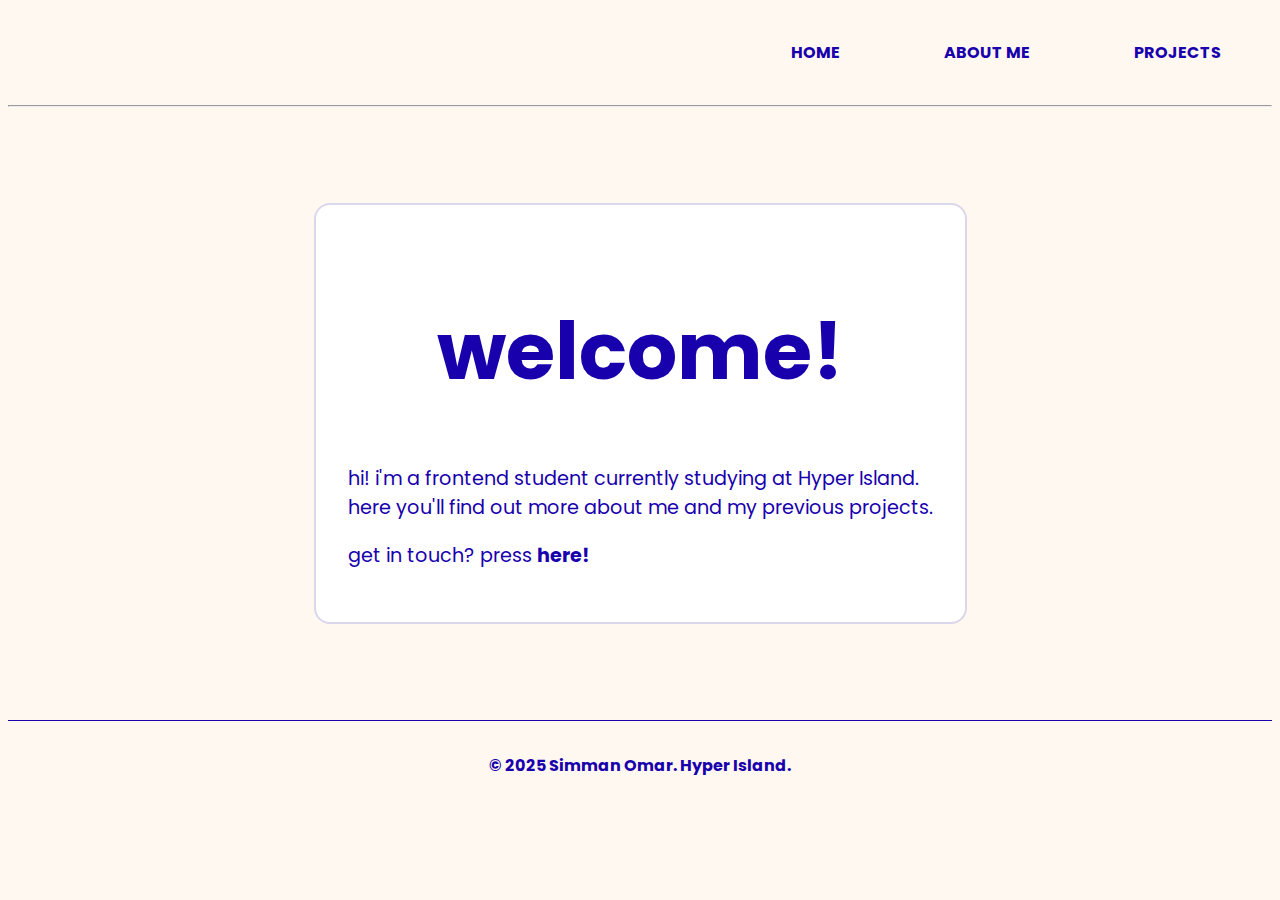
<file: index.html>
<!DOCTYPE html>
<html lang="en">
<head>
    <meta charset="UTF-8">
    <meta name="viewport" content="width=device-width, initial-scale=1.0">
    <title>welcome!</title>
    <link rel="stylesheet" href="simman.css">
</head>


<body>

    <header>
        <nav class="nav-bar">
            <ul>
                <li><a href="index.html">HOME</a></li>
                <li><a href="about me.html">ABOUT ME</a></li>
                <li><a href="projects.html">PROJECTS</a></li>
            </ul>
        </nav>
    </header>  
<hr>

   


 <section class="first-paragraph">
   <h1>welcome!</h1>
   <p>hi! i'm a frontend student currently studying at Hyper Island. <br>
    here you'll find out more about me and my previous projects.</p> 
    <p>get in touch? press <a href="https://www.linkedin.com/in/simman-o-b5250524a/">here!</p></a>
</section>


 <footer>
    <footer class="footer-container">
        <p>© 2025 Simman Omar. Hyper Island.</p>
     </section>
 </footer>

</body>
</html>
</file>
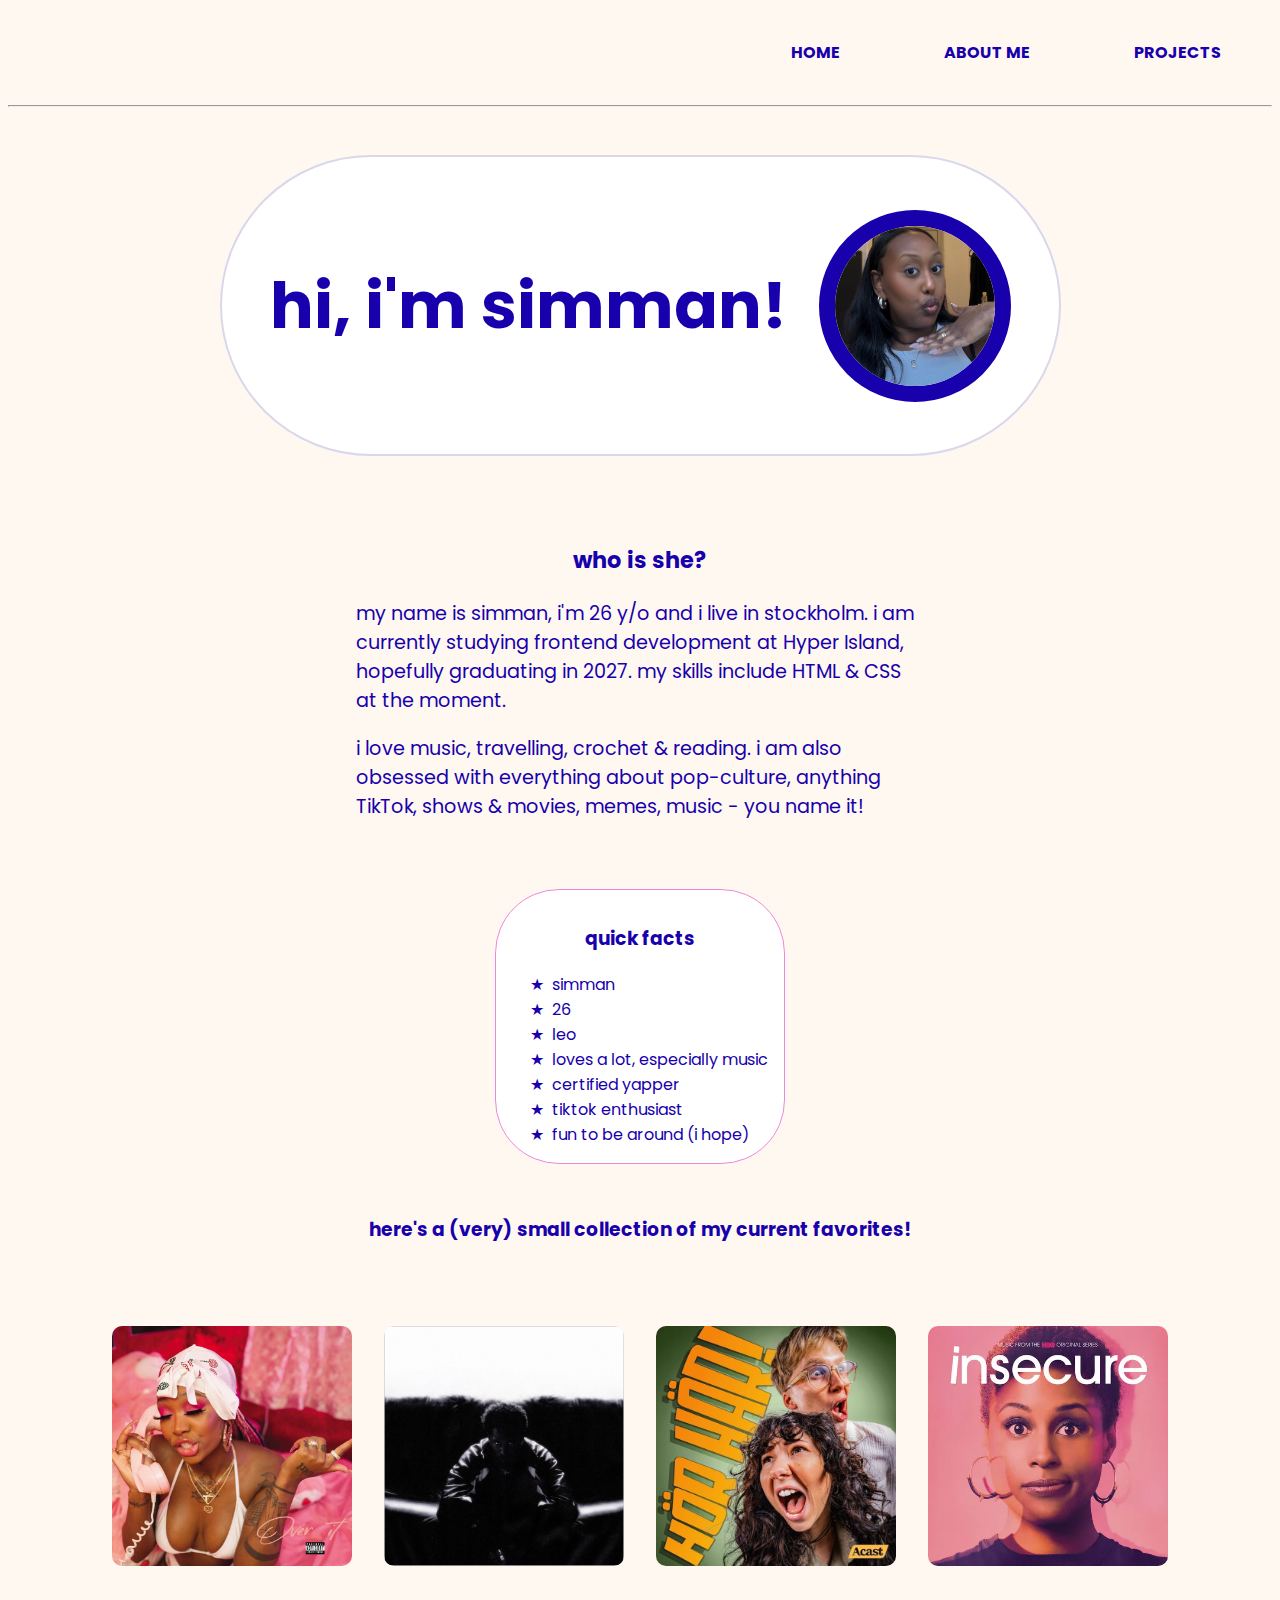
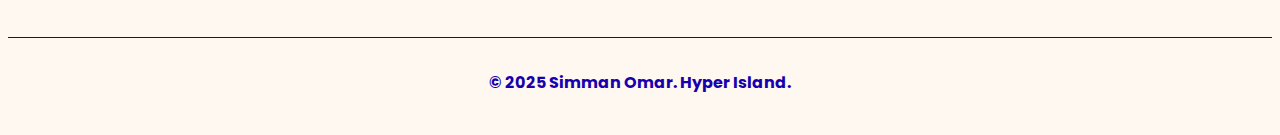
<file: about me.html>
<!DOCTYPE html>
<html lang="en">
<head>
    <meta charset="UTF-8">
    <meta name="viewport" content="width=device-width, initial-scale=1.0">
    <title>hi simman!</title>
    <link rel="stylesheet" href="simman.css">
</head>


<body>

    <header>
        <nav class="nav-bar">
            <ul>
                <li><a href="index.html">HOME</a></li>
                <li><a href="about me.html">ABOUT ME</a></li>
                <li><a href="projects.html">PROJECTS</a></li>
            </ul>
        </nav>
    </header>  
<hr>


    <section class="intro-text-pic">
        <h2>hi, i'm simman!</h2>
        <img src="images/profil2.jpg" alt="picture of me">
    </section>
    

    <section class="about-me-text">
       <h3>who is she?</h3>
        <p>my name is simman, i'm 26 y/o and i live in stockholm. i am currently studying frontend development at Hyper Island, 
            hopefully graduating in 2027. my skills include HTML & CSS at the moment. </p>

        <p>i love music, travelling, crochet & reading.
            i am also obsessed with everything about pop-culture, anything TikTok, shows & movies, memes, music - you name it!</p> 
        </section>


   <div>
    <ul class="ul-facts">
        <h3>quick facts</h3>
        <ul> 
            <li>simman</li>
            <li>26</li>
            <li>leo</li>
            <li>loves a lot, especially music</li>
            <li>certified yapper</li>
            <li>tiktok enthusiast</li>
            <li>fun to be around (i hope)</li>
        </ul>
    </div>


        <h3>here's a (very) small collection of my current favorites!</h3>

    <section class="current-faves">
        <a href="https://open.spotify.com/album/1qgJNWnPIeK9rx7hF8JCPK?si=25zLMDddQBit6DK36gUBqA"><img src="images/summer.jpg" alt="summer walker's over it album cover"></a>
        <a href="https://open.spotify.com/album/3C3t2bKhwEL3wdKioqWUDh?si=2pInDFnCQQWWwsQOBmrhRw"><img src="images/kaytra.jpg" alt="kaytranada's timeless album cover"></a>
        <a href="https://open.spotify.com/show/6WC2SZ3HqJgnUkxyrytzNc?si=a888da94102a4f42"><img src="images/horhar.jpeg" alt="hör här podcast cover photo"></a>
        <a href="https://www.hbomax.com/se/sv/shows/insecure/2eeaa373-3bd1-47b5-a904-d0b6b5117601"><img src="images/insec.webp" alt="insecure series cover photo"></a>
    </section>


 <footer>
    <footer class="footer-container">
        <p>© 2025 Simman Omar. Hyper Island.</p>
     </section>
 </footer>

</body>
</html>
</file>
<file: simman.css>
@import url('https://fonts.googleapis.com/css2?family=Open+Sans:ital,wght@0,300..800;1,300..800&family=Poppins:ital,wght@0,100;0,200;0,300;0,400;0,500;0,600;0,700;0,800;0,900;1,100;1,200;1,300;1,400;1,500;1,600;1,700;1,800;1,900&display=swap');



/*************** NAVIGATION **************/
.nav-bar ul {
    display: flex;
    list-style: none;
    justify-content: flex-end;
    gap: 6.5rem;
    margin-block: 2.5rem;
    margin-inline-end: 3.2rem;    
}

.nav-bar a {
    color:#1800ad;
    font-weight: bold;
    text-decoration: none;
}

.nav-bar ul li a:hover {
    color: #ffffff;
    background-color: #ed87dc ;
    border: #dad7ec solid 0.0625rem;
    border-radius: 5rem;
    padding: 1rem;
}



/***************** BODY ******************/
body {
    background-color: #FFF8F0;
    color: #1800ad;
    font-family: "Poppins";
}

                  
.first-paragraph {   /* welcome */
  margin: 6rem auto;
  font-size: 1.2rem;
  max-width: 70%;
  max-inline-size: fit-content;
  border: #dad7ec solid 0.125rem;
  border-radius: 1rem;
  padding: 2rem;
  background-color: #fffffff1;
}

.first-paragraph a {
    font-weight: bold;
    text-decoration: none;
    color: #1800ad;
}

h1 {
    font-size: 5rem;
    text-align: center;
}

h2 {
    font-size: 4rem; 
}

h3 {
    text-align: center;
}

h4 {
    font-weight: normal;
}

/* about me */ 
.intro-text-pic { /*the whole section */
    display: flex;
    flex-wrap: wrap;
    justify-content:center;
    align-items: center;
    margin: 3rem auto;
    max-inline-size: max-content;
    gap: 2rem;
    padding: 3rem;
    border: #dad7ec solid 2px ;
    border-radius: 10rem;
    background-color: #fffffff1;
}

.intro-text-pic img { /*just the image*/
    width: 10rem;
    height: 10rem;
    object-fit: cover;
    border-radius: 50%;
    border: #1800ad solid 1rem;
}


.about-me-text { /* my name is -- */
    display: block;
    margin: 0 auto;
    padding: 1rem;
    max-width: 45%;
    font-size: 1.2rem;
}

div { /* the lil star square */ 
   display:flex;
   justify-content: end;
   margin: 0 auto;
}

.ul-facts {
  list-style: none;
  margin: 2rem auto;
  border: #ed87dc solid 0.1rem;
  border-radius: 4rem;
  padding: 1rem;
  background-color: #fffffff1;

}

.ul-facts li::marker {
  content: "   ★  ";
}


.current-faves {
    display: flex;
    flex-wrap: wrap;
    gap: 2rem;
    max-inline-size: fit-content;
    margin: 0 auto;
}
   
.current-faves img {
    margin: 4rem auto;
    width: 15rem;
    border-radius: 10px;
    
}

.current-faves img:hover {
    transform: scale(1.2);
}



/* projects */

.project-1-text {
   display: block; 
   max-width: 50%;
   font-size: 1.2rem;
   padding: 2.5rem;
   background-color: #fffffff1;
   border: #dad7ec solid 0.1rem;
   border-radius: 1rem;

   margin-top: 5rem;
   margin-left: 3rem;
}

.project-1-images { /*the whole section*/
    display: flex;
    flex-wrap: wrap;
}

.project-1-images img {
    width: 30%;
    height: auto;
    margin: 0 auto;
    margin-top: 6rem;
}

.project-1-images img:hover {
    transform: scale(1.2)
}


.project-2-text {
   display: block; 
   max-width: 50%;
   font-size: 1.2rem;
   padding: 2.5rem;
   background-color: #fffffff1;
   border: #dad7ec solid 0.1rem;
   border-radius: 1rem;
   margin-top: 5rem;
   margin-left: 3rem;
}

.project-2-images { /*the whole section*/
    display: flex;
    flex-wrap: wrap;
    margin-top: 6rem;
    margin-bottom: 4rem;

}

.project-2-images img {
     width: 30%;
    height: auto;
    margin: 0 auto;
}

.project-2-images img:hover {
    transform: scale(1.2)
}

video {
    display: flex;
    flex-wrap: wrap;
    margin: 0 auto;
}


/***************** FOOTER **************/
.footer-container {
    text-align: center;
    border-top:#1800ad solid 1px;
    font-weight:bold;
    padding: 1rem;
    margin-top:auto;
}
</file>
